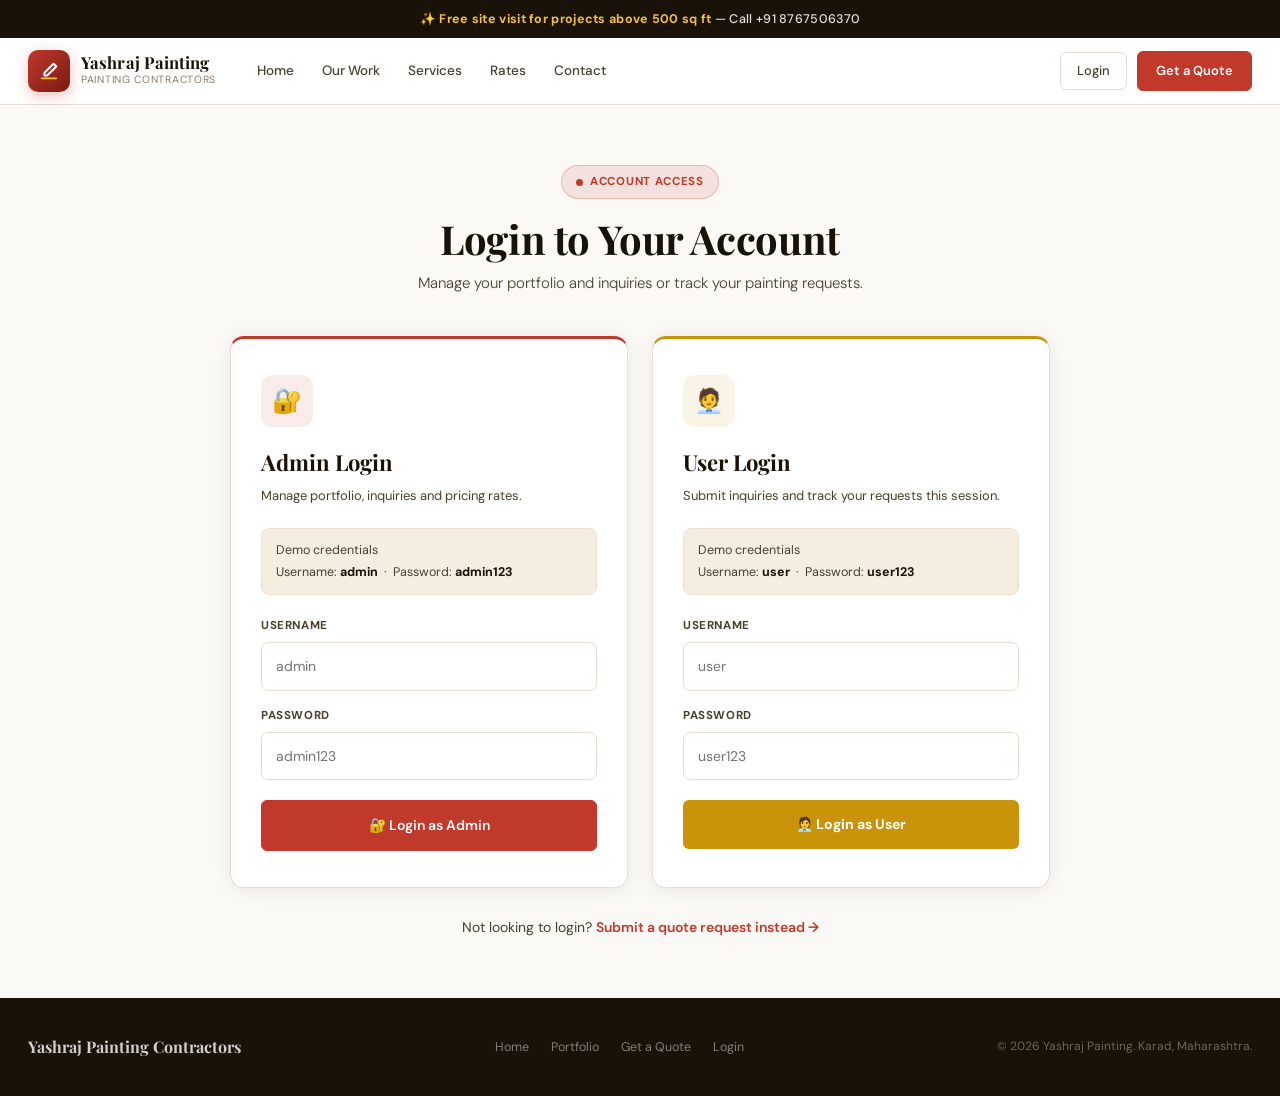
<file: admin.html>
<!doctype html>
<html lang="en">
<head>
<meta charset="utf-8"/><meta name="viewport" content="width=device-width,initial-scale=1"/>
<title>Admin Dashboard – Yashraj Painting</title>
<link rel="stylesheet" href="shared.css"/>
<style>
.dash-page{max-width:1280px;margin:0 auto;padding:40px 28px 70px}
.dash-topbar{display:flex;align-items:flex-start;justify-content:space-between;gap:16px;flex-wrap:wrap;margin-bottom:32px}
.dash-topbar h2{font-family:'Playfair Display',serif;font-size:28px;font-weight:700;color:var(--ink);line-height:1.1}
.dash-topbar p{font-size:14px;color:var(--ink2);margin-top:5px}
.stats-row{display:grid;grid-template-columns:repeat(4,1fr);gap:16px;margin-bottom:32px}
@media(max-width:900px){.stats-row{grid-template-columns:1fr 1fr}}
@media(max-width:480px){.stats-row{grid-template-columns:1fr}}
.stat-card{background:var(--white);border:1px solid var(--border);border-radius:10px;padding:20px;transition:box-shadow .2s}
.stat-card:hover{box-shadow:var(--shadow2)}
.stat-card .sk{font-size:11.5px;font-weight:600;letter-spacing:.6px;text-transform:uppercase;color:var(--ink3);margin-bottom:8px}
.stat-card .sv{font-family:'Playfair Display',serif;font-size:30px;font-weight:700;color:var(--ink);line-height:1}
.stat-card .sd{font-size:12.5px;color:var(--ink2);margin-top:4px}
.tab-content{background:var(--white);border:1px solid var(--border);border-radius:12px;padding:28px}

/* Portfolio manager */
.pm-grid{display:grid;grid-template-columns:repeat(3,1fr);gap:16px}
@media(max-width:900px){.pm-grid{grid-template-columns:1fr 1fr}}
@media(max-width:540px){.pm-grid{grid-template-columns:1fr}}
.pm-card{background:var(--off);border:1px solid var(--border);border-radius:10px;overflow:hidden}
.pm-card img{width:100%;height:150px;object-fit:cover;display:block}
.pm-body{padding:13px}
.pm-body strong{display:block;font-size:13.5px;font-weight:600;color:var(--ink);margin-bottom:4px}
.pm-body p{font-size:12.5px;color:var(--ink2);line-height:1.5;margin-bottom:11px;min-height:36px}
.pm-actions{display:flex;gap:7px}
.add-photo-form{background:var(--off);border:1px solid var(--border);border-radius:10px;padding:22px;margin-top:24px}
.add-form-title{font-size:15px;font-weight:600;color:var(--ink);margin-bottom:16px}

/* Rate form */
.rate-grid{display:grid;grid-template-columns:1fr 1fr;gap:16px}
@media(max-width:620px){.rate-grid{grid-template-columns:1fr}}
</style>
</head>
<body>
<div id="site-header"></div>

<div class="dash-page">
  <div class="dash-topbar">
    <div>
      <div class="page-hero-label" style="margin-bottom:10px"><span class="dot-pulse"></span>Admin Panel</div>
      <h2>Admin Dashboard</h2>
      <p>Manage portfolio, inquiries and pricing. Data persists in localStorage.</p>
    </div>
    <button class="btn-ghost" onclick="RS.logout()">↩ Logout</button>
  </div>

  <!-- STATS -->
  <div class="stats-row">
    <div class="stat-card"><div class="sk">Total Inquiries</div><div class="sv" id="statTotal">0</div><div class="sd">All time</div></div>
    <div class="stat-card"><div class="sk">Pending</div><div class="sv" id="statPending" style="color:var(--ink2)">0</div><div class="sd">Need follow-up</div></div>
    <div class="stat-card"><div class="sk">Portfolio Items</div><div class="sv" id="statPhotos">0</div><div class="sd">Published photos</div></div>
    <div class="stat-card"><div class="sk">Services Listed</div><div class="sv">5</div><div class="sd">With active pricing</div></div>
  </div>

  <!-- TABS -->
  <div class="tab-bar" id="tabBar">
    <button class="tab-btn active" data-tab="portfolio">🖼 Portfolio Manager</button>
    <button class="tab-btn" data-tab="inquiries">📥 Inquiry Inbox</button>
    <button class="tab-btn" data-tab="rates">💰 Rate Manager</button>
  </div>

  <!-- PORTFOLIO TAB -->
  <div class="tab-content" id="tab-portfolio">
    <div style="display:flex;align-items:center;justify-content:space-between;flex-wrap:wrap;gap:12px;margin-bottom:20px">
      <div style="font-size:16px;font-weight:600;color:var(--ink)">Portfolio Photos</div>
      <div style="font-size:13px;color:var(--ink3)" id="photoCount"></div>
    </div>
    <div class="pm-grid" id="pmGrid"></div>
    <div class="add-photo-form">
      <div class="add-form-title">+ Add New Photo</div>
      <form id="addPhotoForm" class="fgroup">
        <div class="frow">
          <div><label class="flabel" for="ap_url">Image URL</label><input class="finput" id="ap_url" type="url" required placeholder="https://picsum.photos/600/400?random=77"/></div>
          <div><label class="flabel" for="ap_title">Title</label><input class="finput" id="ap_title" type="text" required placeholder="Living Room Refresh"/></div>
        </div>
        <div><label class="flabel" for="ap_desc">Description</label><textarea class="ftextarea" id="ap_desc" required style="min-height:80px" placeholder="Describe the finish, technique and surface…"></textarea></div>
        <div style="display:flex;justify-content:flex-end;gap:10px">
          <button type="reset" class="btn-ghost">Clear</button>
          <button type="submit" class="btn-red">+ Add Photo</button>
        </div>
      </form>
      <div id="addPhotoNotice" class="notice" style="margin-top:12px"><div class="n-title"></div><div class="n-msg"></div></div>
    </div>
  </div>

  <!-- INQUIRIES TAB -->
  <div class="tab-content" id="tab-inquiries" style="display:none">
    <div style="font-size:16px;font-weight:600;color:var(--ink);margin-bottom:20px">Inquiry Inbox</div>
    <div class="table-wrap">
      <table>
        <thead>
          <tr><th>Name</th><th>Phone</th><th>Work Type</th><th>Location</th><th>Date</th><th>Status</th><th>Actions</th></tr>
        </thead>
        <tbody id="inqBody"></tbody>
      </table>
    </div>
  </div>

  <!-- RATES TAB -->
  <div class="tab-content" id="tab-rates" style="display:none">
    <div style="font-size:16px;font-weight:600;color:var(--ink);margin-bottom:6px">Service Rates</div>
    <div style="font-size:13px;color:var(--ink2);margin-bottom:22px">Edit starting rates per sq ft. Changes reflect on the homepage and quote page.</div>
    <form id="rateForm" class="fgroup">
      <div class="rate-grid" id="rateFields"></div>
      <div style="display:flex;gap:10px;justify-content:flex-end;flex-wrap:wrap;margin-top:8px">
        <button type="button" class="btn-ghost" id="resetRatesBtn">Reset to Defaults</button>
        <button type="submit" class="btn-red">💾 Save Rates</button>
      </div>
    </form>
    <div id="rateNotice" class="notice" style="margin-top:14px"><div class="n-title"></div><div class="n-msg"></div></div>
  </div>
</div>

<!-- EDIT PHOTO MODAL -->
<div id="editModal" class="modal-bd">
  <div class="modal">
    <div class="modal-head">
      <span>Edit Photo</span>
      <button class="modal-close" id="modalClose">Close ✕</button>
    </div>
    <div class="modal-body fgroup">
      <div><label class="flabel" for="m_title">Title</label><input class="finput" id="m_title" type="text"/></div>
      <div><label class="flabel" for="m_desc">Description</label><textarea class="ftextarea" id="m_desc" style="min-height:90px"></textarea></div>
      <p style="font-size:12px;color:var(--ink3)">Image URL cannot be changed here — delete and re-add if needed.</p>
    </div>
    <div class="modal-foot">
      <button class="act-btn danger" id="modalDelete">Delete Photo</button>
      <button class="act-btn" id="modalSave" style="background:var(--red);color:#fff;border-color:var(--red)">Save Changes</button>
    </div>
  </div>
</div>

<div id="site-footer"></div>
<script src="shared.js"></script>
<script>
RS.seed();
RS.injectHeader('');
RS.injectFooter();
if (!RS.requireAdmin()) { /* redirect handled */ }

function updateStats() {
  const inqs = RS.getInquiries();
  document.getElementById('statTotal').textContent = inqs.length;
  document.getElementById('statPending').textContent = inqs.filter(x=>x.status==='Pending').length;
  document.getElementById('statPhotos').textContent = RS.getPortfolio().length;
}

// ── TABS ──
document.querySelectorAll('#tabBar .tab-btn').forEach(btn => {
  btn.addEventListener('click', () => {
    document.querySelectorAll('#tabBar .tab-btn').forEach(b=>b.classList.remove('active'));
    btn.classList.add('active');
    const t = btn.getAttribute('data-tab');
    ['portfolio','inquiries','rates'].forEach(n => {
      document.getElementById('tab-'+n).style.display = n===t ? '' : 'none';
    });
    if (t==='portfolio') renderPhotos();
    if (t==='inquiries') renderInquiries();
    if (t==='rates')     renderRateFields();
  });
});

// ── PORTFOLIO ──
function renderPhotos() {
  const grid = document.getElementById('pmGrid');
  const photos = RS.getPortfolio();
  document.getElementById('photoCount').textContent = photos.length + ' items';
  grid.innerHTML = '';
  if (!photos.length) { grid.innerHTML='<p style="color:var(--ink3);font-size:14px">No photos yet. Add one below.</p>'; return; }
  photos.forEach(p => {
    const c = document.createElement('div');
    c.className = 'pm-card';
    c.innerHTML = `<img src="${RS.esc(p.imageUrl)}" alt="${RS.esc(p.title)}"/>
      <div class="pm-body">
        <strong>${RS.esc(p.title)}</strong>
        <p>${RS.esc(p.description)}</p>
        <div class="pm-actions">
          <button class="act-btn" data-edit="${RS.esc(p.id)}">✏️ Edit</button>
          <button class="act-btn danger" data-del="${RS.esc(p.id)}">🗑 Delete</button>
        </div>
      </div>`;
    grid.appendChild(c);
  });
  grid.onclick = e => {
    const edit = e.target.getAttribute && e.target.getAttribute('data-edit');
    const del  = e.target.getAttribute && e.target.getAttribute('data-del');
    if (edit) openModal(edit);
    else if (del && confirm('Delete this photo?')) deletePhoto(del);
  };
}

function deletePhoto(id) {
  RS.setPortfolio(RS.getPortfolio().filter(p=>p.id!==id));
  renderPhotos(); updateStats();
}

document.getElementById('addPhotoForm').addEventListener('submit', e => {
  e.preventDefault();
  const n = document.getElementById('addPhotoNotice');
  RS.hideNotice(n);
  const url   = document.getElementById('ap_url').value.trim();
  const title = document.getElementById('ap_title').value.trim();
  const desc  = document.getElementById('ap_desc').value.trim();
  if (!url||!title||!desc) { RS.showNotice(n,'error','Missing fields','Please fill all fields.'); return; }
  const photos = RS.getPortfolio();
  photos.unshift({ id:RS.uid(), imageUrl:url, title, description:desc });
  RS.setPortfolio(photos);
  e.target.reset();
  RS.showNotice(n,'success','Photo added!','The new portfolio item is now visible on the website.');
  renderPhotos(); updateStats();
});

// ── MODAL ──
let editingId = null;
function openModal(id) {
  const p = RS.getPortfolio().find(x=>x.id===id);
  if (!p) return;
  editingId = id;
  document.getElementById('m_title').value = p.title || '';
  document.getElementById('m_desc').value  = p.description || '';
  document.getElementById('editModal').classList.add('open');
}
function closeModal() { editingId=null; document.getElementById('editModal').classList.remove('open'); }
document.getElementById('modalClose').onclick = closeModal;
document.getElementById('editModal').onclick  = e => { if(e.target.id==='editModal') closeModal(); };
document.addEventListener('keydown', e => { if(e.key==='Escape'&&editingId) closeModal(); });
document.getElementById('modalSave').onclick = () => {
  if (!editingId) return;
  const photos = RS.getPortfolio();
  const idx = photos.findIndex(p=>p.id===editingId);
  if (idx===-1) return;
  photos[idx].title       = document.getElementById('m_title').value.trim();
  photos[idx].description = document.getElementById('m_desc').value.trim();
  RS.setPortfolio(photos);
  closeModal(); renderPhotos();
};
document.getElementById('modalDelete').onclick = () => {
  if (!editingId || !confirm('Delete this photo?')) return;
  deletePhoto(editingId); closeModal();
};

// ── INQUIRIES ──
function renderInquiries() {
  const tbody = document.getElementById('inqBody');
  const inqs  = RS.getInquiries().slice().sort((a,b)=>new Date(b.createdAt)-new Date(a.createdAt));
  tbody.innerHTML = '';
  if (!inqs.length) { tbody.innerHTML='<tr><td colspan="7" style="color:var(--ink3)">No inquiries yet.</td></tr>'; return; }
  inqs.forEach(q => {
    const tr = document.createElement('tr');
    tr.innerHTML = `<td style="font-weight:600;color:var(--ink)">${RS.esc(q.name||'')}</td>
      <td>${RS.esc(q.phone||'')}</td>
      <td>${RS.esc(q.workType||'')}</td>
      <td>${RS.esc(q.location||'')}</td>
      <td style="white-space:nowrap">${RS.esc(RS.fmtDate(q.createdAt))}</td>
      <td><span class="pill ${RS.statusClass(q.status)}">${RS.esc(q.status||'Pending')}</span></td>
      <td>
        <div style="display:flex;gap:6px;flex-wrap:wrap">
          <button class="act-btn" data-mark="${RS.esc(q.id)}" data-st="Reviewed">Reviewed</button>
          <button class="act-btn" data-mark="${RS.esc(q.id)}" data-st="Contacted">Contacted</button>
          <button class="act-btn danger" data-delinq="${RS.esc(q.id)}">Delete</button>
        </div>
      </td>`;
    tbody.appendChild(tr);
  });
  tbody.onclick = e => {
    const mark    = e.target.getAttribute && e.target.getAttribute('data-mark');
    const st      = e.target.getAttribute && e.target.getAttribute('data-st');
    const delinq  = e.target.getAttribute && e.target.getAttribute('data-delinq');
    if (delinq && confirm('Delete this inquiry?')) {
      RS.setInquiries(RS.getInquiries().filter(x=>x.id!==delinq));
      renderInquiries(); updateStats();
    } else if (mark && st) {
      const a = RS.getInquiries();
      const idx = a.findIndex(x=>x.id===mark);
      if (idx!==-1) { a[idx].status=st; RS.setInquiries(a); renderInquiries(); updateStats(); }
    }
  };
}

// ── RATES ──
function renderRateFields() {
  const c = document.getElementById('rateFields');
  const rates = RS.getRates();
  c.innerHTML = '';
  Object.keys(RS.DEF_RATES).forEach(name => {
    const rid = 'rf_' + name.replace(/\s+/g,'_');
    const div = document.createElement('div');
    div.innerHTML = `<label class="flabel" for="${RS.esc(rid)}">${RS.esc(name)} (₹/sq ft)</label>
      <input class="finput" id="${RS.esc(rid)}" type="number" min="0" step="0.01" value="${RS.esc(rates[name]??RS.DEF_RATES[name])}" required/>`;
    c.appendChild(div);
  });
}
document.getElementById('rateForm').addEventListener('submit', e => {
  e.preventDefault();
  const n = document.getElementById('rateNotice');
  const rates = { ...RS.getRates() };
  Object.keys(RS.DEF_RATES).forEach(name => {
    const el = document.getElementById('rf_'+name.replace(/\s+/g,'_'));
    if (!el) return;
    const v = parseFloat(el.value);
    rates[name] = Number.isFinite(v) ? v : RS.DEF_RATES[name];
  });
  RS.setRates(rates);
  RS.showNotice(n, 'success', 'Rates saved!', 'New rates are now active on the homepage.');
});
document.getElementById('resetRatesBtn').addEventListener('click', () => {
  if (!confirm('Reset all rates to defaults?')) return;
  RS.setRates({...RS.DEF_RATES});
  renderRateFields();
  RS.showNotice(document.getElementById('rateNotice'), 'success', 'Rates reset', 'All rates restored to default values.');
});

// Init
updateStats();
renderPhotos();
</script>
</body>
</html>
</file>
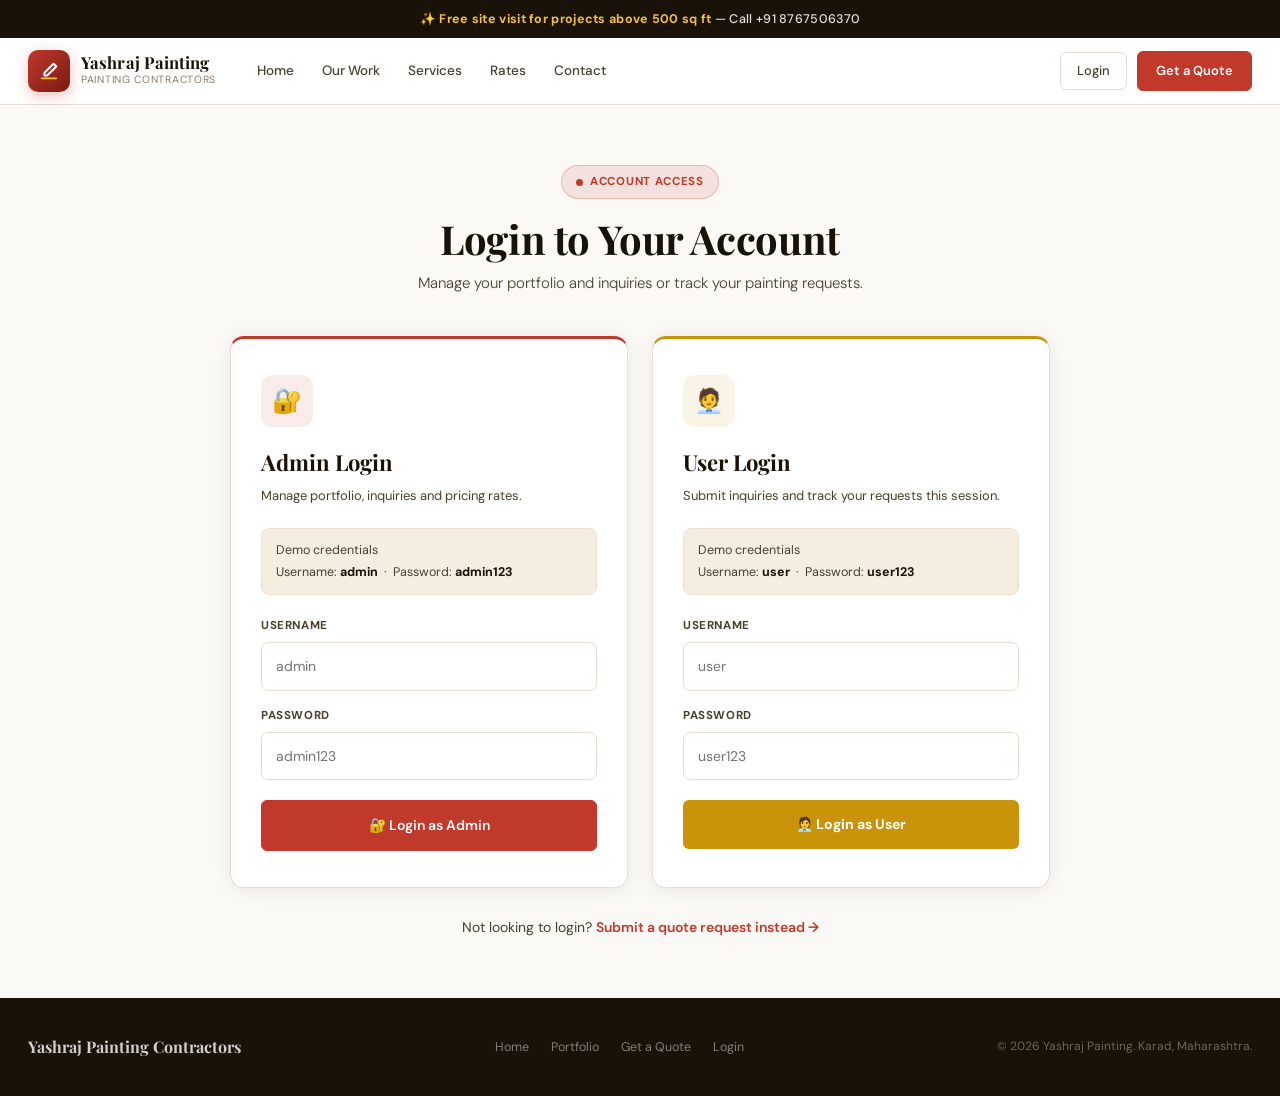
<file: login.html>
<!doctype html>
<html lang="en">
<head>
<meta charset="utf-8"/><meta name="viewport" content="width=device-width,initial-scale=1"/>
<title>Login – Yashraj Painting</title>
<link rel="stylesheet" href="shared.css"/>
<style>
.login-page{min-height:calc(100vh - 66px - 120px);display:flex;align-items:center;justify-content:center;padding:60px 28px;background:var(--off)}
.login-wrap{width:100%;max-width:820px}
.login-head{text-align:center;margin-bottom:40px}
.login-grid{display:grid;grid-template-columns:1fr 1fr;gap:24px}
@media(max-width:680px){.login-grid{grid-template-columns:1fr}}
.lcard{background:var(--white);border:1px solid var(--border);border-radius:14px;padding:36px 30px;box-shadow:var(--shadow)}
.lcard.admin{border-top:3px solid var(--red)}
.lcard.user{border-top:3px solid var(--gold)}
.lcard-icon{width:52px;height:52px;border-radius:12px;display:grid;place-items:center;font-size:24px;margin-bottom:18px}
.lcard.admin .lcard-icon{background:rgba(192,57,43,.1)}
.lcard.user .lcard-icon{background:rgba(201,148,10,.1)}
.lcard-title{font-family:'Playfair Display',serif;font-size:22px;font-weight:700;color:var(--ink);margin-bottom:5px}
.lcard-sub{font-size:13px;color:var(--ink2);margin-bottom:22px}
.demo-box{background:var(--warm);border:1px solid var(--warm2);border-radius:8px;padding:11px 14px;font-size:12.5px;color:var(--ink2);line-height:1.7;margin-bottom:22px}
.demo-box b{color:var(--ink);font-weight:700}
.btn-user{background:var(--gold);border:none;padding:13px 18px;border-radius:6px;font-size:14px;font-weight:700;color:#fff;cursor:pointer;width:100%;display:flex;align-items:center;justify-content:center;gap:8px;transition:background .18s,box-shadow .18s,transform .15s;margin-top:4px}
.btn-user:hover{background:#b5830a;box-shadow:0 4px 16px rgba(201,148,10,.35);transform:translateY(-1px)}
.divider{display:flex;align-items:center;gap:12px;margin:28px 0;color:var(--ink3);font-size:13px}
.divider:before,.divider:after{content:'';flex:1;height:1px;background:var(--border)}
.back-link{display:block;text-align:center;margin-top:28px;font-size:14px;color:var(--ink2)}
.back-link a{color:var(--red);font-weight:600}
</style>
</head>
<body>
<div id="site-header"></div>

<div class="login-page">
  <div class="login-wrap">
    <div class="login-head">
      <div class="page-hero-label"><span class="dot-pulse"></span>Account Access</div>
      <div class="section-title" style="text-align:center;margin-bottom:8px">Login to Your Account</div>
      <div class="section-sub" style="text-align:center;margin:0 auto">Manage your portfolio and inquiries or track your painting requests.</div>
    </div>

    <div class="login-grid">
      <!-- ADMIN -->
      <div class="lcard admin fade-up">
        <div class="lcard-icon">🔐</div>
        <div class="lcard-title">Admin Login</div>
        <div class="lcard-sub">Manage portfolio, inquiries and pricing rates.</div>
        <div class="demo-box">Demo credentials<br/>Username: <b>admin</b> &nbsp;·&nbsp; Password: <b>admin123</b></div>
        <form id="formAdmin" class="fgroup">
          <div>
            <label class="flabel" for="a_user">Username</label>
            <input class="finput" id="a_user" type="text" required placeholder="admin" autocomplete="username"/>
          </div>
          <div>
            <label class="flabel" for="a_pass">Password</label>
            <input class="finput" id="a_pass" type="password" required placeholder="admin123" autocomplete="current-password"/>
          </div>
          <button type="submit" class="btn-red" style="width:100%;justify-content:center;padding:13px;margin-top:4px;font-size:14px">🔐 Login as Admin</button>
          <div id="adminNotice" class="notice error"><div class="n-title"></div><div class="n-msg"></div></div>
        </form>
      </div>

      <!-- USER -->
      <div class="lcard user fade-up fade-up-d1">
        <div class="lcard-icon">🧑‍💼</div>
        <div class="lcard-title">User Login</div>
        <div class="lcard-sub">Submit inquiries and track your requests this session.</div>
        <div class="demo-box">Demo credentials<br/>Username: <b>user</b> &nbsp;·&nbsp; Password: <b>user123</b></div>
        <form id="formUser" class="fgroup">
          <div>
            <label class="flabel" for="u_user">Username</label>
            <input class="finput" id="u_user" type="text" required placeholder="user" autocomplete="username"/>
          </div>
          <div>
            <label class="flabel" for="u_pass">Password</label>
            <input class="finput" id="u_pass" type="password" required placeholder="user123" autocomplete="current-password"/>
          </div>
          <button type="submit" class="btn-user">🧑‍💼 Login as User</button>
          <div id="userNotice" class="notice error"><div class="n-title"></div><div class="n-msg"></div></div>
        </form>
      </div>
    </div>

    <div class="back-link">Not looking to login? <a href="quote.html">Submit a quote request instead →</a></div>
  </div>
</div>

<div id="site-footer"></div>
<script src="shared.js"></script>
<script>
RS.seed();
RS.injectHeader('');
RS.injectFooter();

// Redirect if already logged in
const s = RS.getSession();
if (s) window.location.href = s.role === 'admin' ? 'admin.html' : 'user.html';

document.getElementById('formAdmin').addEventListener('submit', e => {
  e.preventDefault();
  const n = document.getElementById('adminNotice');
  RS.hideNotice(n);
  const u = document.getElementById('a_user').value.trim();
  const p = document.getElementById('a_pass').value;
  if (u === 'admin' && p === 'admin123') {
    RS.setSession({ role:'admin', username:u, createdAt:new Date().toISOString() });
    window.location.href = 'admin.html';
  } else {
    RS.showNotice(n, 'error', 'Invalid credentials', 'Username or password does not match.');
  }
});

document.getElementById('formUser').addEventListener('submit', e => {
  e.preventDefault();
  const n = document.getElementById('userNotice');
  RS.hideNotice(n);
  const u = document.getElementById('u_user').value.trim();
  const p = document.getElementById('u_pass').value;
  if (u === 'user' && p === 'user123') {
    RS.setSession({ role:'user', username:u, createdAt:new Date().toISOString() });
    window.location.href = 'user.html';
  } else {
    RS.showNotice(n, 'error', 'Invalid credentials', 'Username or password does not match.');
  }
});
</script>
</body>
</html>
</file>
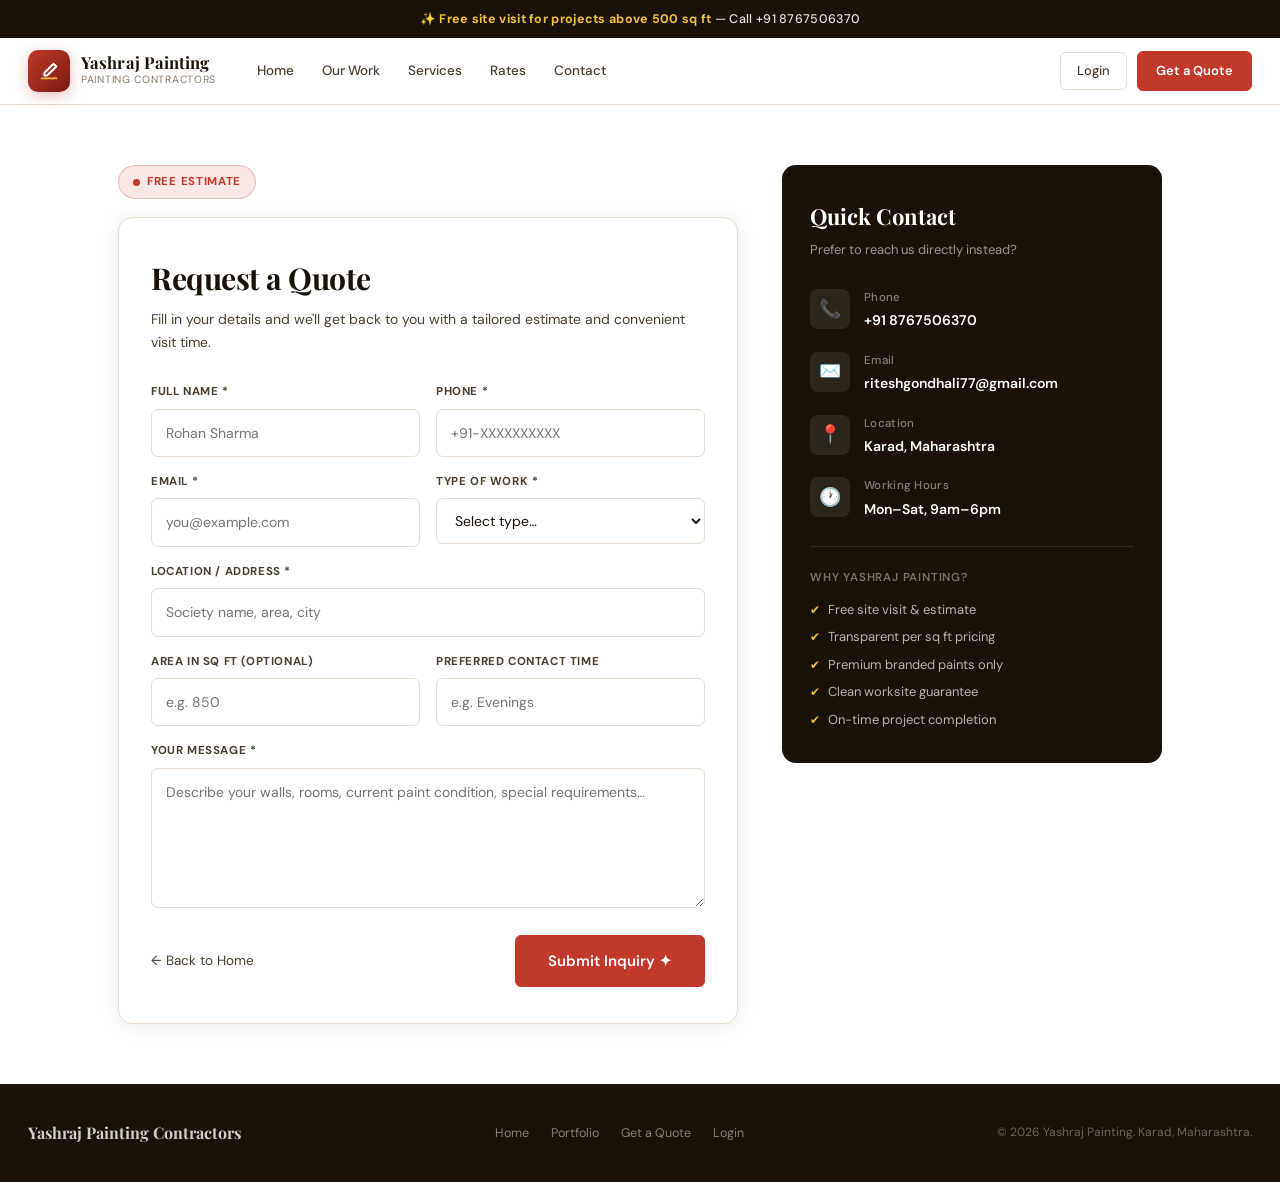
<file: quote.html>
<!doctype html>
<html lang="en">
<head>
<meta charset="utf-8"/><meta name="viewport" content="width=device-width,initial-scale=1"/>
<title>Get a Quote – Yashraj Painting</title>
<link rel="stylesheet" href="shared.css"/>
<style>
.quote-page{max-width:1100px;margin:0 auto;padding:60px 28px;display:grid;grid-template-columns:1fr 380px;gap:44px;align-items:start}
@media(max-width:880px){.quote-page{grid-template-columns:1fr}}
.qp-sidebar{background:var(--ink);border-radius:14px;padding:34px 28px;position:sticky;top:90px}
.qs-title{font-family:'Playfair Display',serif;font-size:22px;font-weight:700;color:#fff;margin-bottom:6px}
.qs-sub{font-size:13px;color:rgba(255,255,255,.55);margin-bottom:28px;line-height:1.6}
.qs-item{display:flex;gap:14px;align-items:flex-start;margin-bottom:20px}
.qs-ico{width:40px;height:40px;border-radius:8px;background:rgba(255,255,255,.08);display:grid;place-items:center;font-size:18px;flex-shrink:0}
.qs-lbl{font-size:11.5px;color:rgba(255,255,255,.45);font-weight:500;margin-bottom:2px;letter-spacing:.3px}
.qs-val{font-size:14px;font-weight:600;color:#fff}
.qs-bullets{margin-top:26px;padding-top:22px;border-top:1px solid rgba(255,255,255,.1)}
.qs-bullets p{font-size:11.5px;font-weight:600;letter-spacing:.8px;text-transform:uppercase;color:rgba(255,255,255,.4);margin-bottom:12px}
.qs-bullets ul{list-style:none;display:grid;gap:8px}
.qs-bullets li{font-size:13px;color:rgba(255,255,255,.68);line-height:1.5}
.qs-bullets li:before{content:'✔';color:var(--gold2);margin-right:8px;font-size:12px}
.form-card{background:var(--white);border:1px solid var(--border);border-radius:14px;padding:36px 32px;box-shadow:var(--shadow)}
.form-title{font-family:'Playfair Display',serif;font-size:30px;font-weight:700;color:var(--ink);margin-bottom:6px;letter-spacing:-.5px}
.form-sub{font-size:14px;color:var(--ink2);margin-bottom:30px;line-height:1.6}
.success-state{display:none;text-align:center;padding:40px 20px}
.success-state .big-icon{font-size:56px;margin-bottom:18px}
.success-state h3{font-family:'Playfair Display',serif;font-size:26px;font-weight:700;color:var(--ink);margin-bottom:10px}
.success-state p{font-size:15px;color:var(--ink2);margin-bottom:28px;max-width:44ch;margin-left:auto;margin-right:auto}
</style>
</head>
<body>
<div id="site-header"></div>

<div class="quote-page">
  <div>
    <div class="page-hero-label fade-up"><span class="dot-pulse"></span>Free Estimate</div>
    <div id="formCard" class="form-card fade-up fade-up-d1">
      <div class="form-title">Request a Quote</div>
      <div class="form-sub">Fill in your details and we'll get back to you with a tailored estimate and convenient visit time.</div>
      <div id="formNotice" class="notice"><div class="n-title"></div><div class="n-msg"></div></div>
      <form id="quoteForm" class="fgroup">
        <div class="frow">
          <div><label class="flabel" for="q_name">Full Name *</label><input class="finput" id="q_name" type="text" required placeholder="Rohan Sharma"/></div>
          <div><label class="flabel" for="q_phone">Phone *</label><input class="finput" id="q_phone" type="tel" required placeholder="+91-XXXXXXXXXX"/></div>
        </div>
        <div class="frow">
          <div><label class="flabel" for="q_email">Email *</label><input class="finput" id="q_email" type="email" required placeholder="you@example.com"/></div>
          <div>
            <label class="flabel" for="q_wtype">Type of Work *</label>
            <select class="fselect" id="q_wtype" required>
              <option value="" disabled selected>Select type…</option>
              <option>Interior</option><option>Exterior</option><option>Commercial</option><option>Other</option>
            </select>
          </div>
        </div>
        <div><label class="flabel" for="q_loc">Location / Address *</label><input class="finput" id="q_loc" type="text" required placeholder="Society name, area, city"/></div>
        <div class="frow">
          <div><label class="flabel" for="q_area">Area in sq ft (optional)</label><input class="finput" id="q_area" type="number" min="0" placeholder="e.g. 850"/></div>
          <div><label class="flabel" for="q_time">Preferred Contact Time</label><input class="finput" id="q_time" type="text" placeholder="e.g. Evenings"/></div>
        </div>
        <div><label class="flabel" for="q_msg">Your Message *</label><textarea class="ftextarea" id="q_msg" required placeholder="Describe your walls, rooms, current paint condition, special requirements…" style="min-height:140px"></textarea></div>
        <div style="display:flex;gap:12px;justify-content:space-between;align-items:center;flex-wrap:wrap;margin-top:4px">
          <a href="index.html" style="font-size:13.5px;color:var(--ink2)">← Back to Home</a>
          <button type="submit" class="btn-red" style="padding:13px 32px;font-size:15px">Submit Inquiry ✦</button>
        </div>
      </form>
      <div class="success-state" id="successState">
        <div class="big-icon">🎉</div>
        <h3>Inquiry Submitted!</h3>
        <p>Thanks! We've received your request and will contact you shortly with an estimate.</p>
        <a href="index.html" class="btn-red" style="display:inline-flex;text-decoration:none">← Back to Home</a>
      </div>
    </div>
  </div>

  <div class="qp-sidebar fade-up fade-up-d2">
    <div class="qs-title">Quick Contact</div>
    <div class="qs-sub">Prefer to reach us directly instead?</div>
    <div class="qs-item"><div class="qs-ico">📞</div><div><div class="qs-lbl">Phone</div><div class="qs-val" id="qSidePhone"></div></div></div>
    <div class="qs-item"><div class="qs-ico">✉️</div><div><div class="qs-lbl">Email</div><div class="qs-val" id="qSideEmail"></div></div></div>
    <div class="qs-item"><div class="qs-ico">📍</div><div><div class="qs-lbl">Location</div><div class="qs-val" id="qSideLoc"></div></div></div>
    <div class="qs-item"><div class="qs-ico">🕐</div><div><div class="qs-lbl">Working Hours</div><div class="qs-val">Mon–Sat, 9am–6pm</div></div></div>
    <div class="qs-bullets">
      <p>Why Yashraj Painting?</p>
      <ul>
        <li>Free site visit &amp; estimate</li>
        <li>Transparent per sq ft pricing</li>
        <li>Premium branded paints only</li>
        <li>Clean worksite guarantee</li>
        <li>On-time project completion</li>
      </ul>
    </div>
  </div>
</div>

<div id="site-footer"></div>
<script src="shared.js"></script>
<script>
RS.seed();
RS.injectHeader('');
RS.injectFooter();

document.getElementById('qSidePhone').textContent = RS.CONTACT.phone;
document.getElementById('qSideEmail').textContent = RS.CONTACT.email;
document.getElementById('qSideLoc').textContent   = RS.CONTACT.location;

document.getElementById('quoteForm').addEventListener('submit', e => {
  e.preventDefault();
  const notice = document.getElementById('formNotice');
  RS.hideNotice(notice);
  const area = document.getElementById('q_area').value;
  const a = area ? parseFloat(area) : null;
  const payload = {
    
    id: RS.uid(),
    name:     document.getElementById('q_name').value.trim(),
    phone:    document.getElementById('q_phone').value.trim(),
    email:    document.getElementById('q_email').value.trim(),
    workType: document.getElementById('q_wtype').value.trim(),
    location: document.getElementById('q_loc').value.trim(),
    areaSqft: Number.isFinite(a) ? a : null,
    preferredTime: document.getElementById('q_time').value.trim() || null,
    message:  document.getElementById('q_msg').value.trim(),
    createdAt: new Date().toISOString(),
    status: 'Pending'
  };
  const v = RS.validateInq(payload);
  if (!v.ok) { RS.showNotice(notice, 'error', 'Missing info', v.msg); return; }
  RS.addInquiry(payload);
  document.getElementById('quoteForm').style.display = 'none';
  document.getElementById('successState').style.display = 'block';
});
</script>
</body>
</html>
</file>
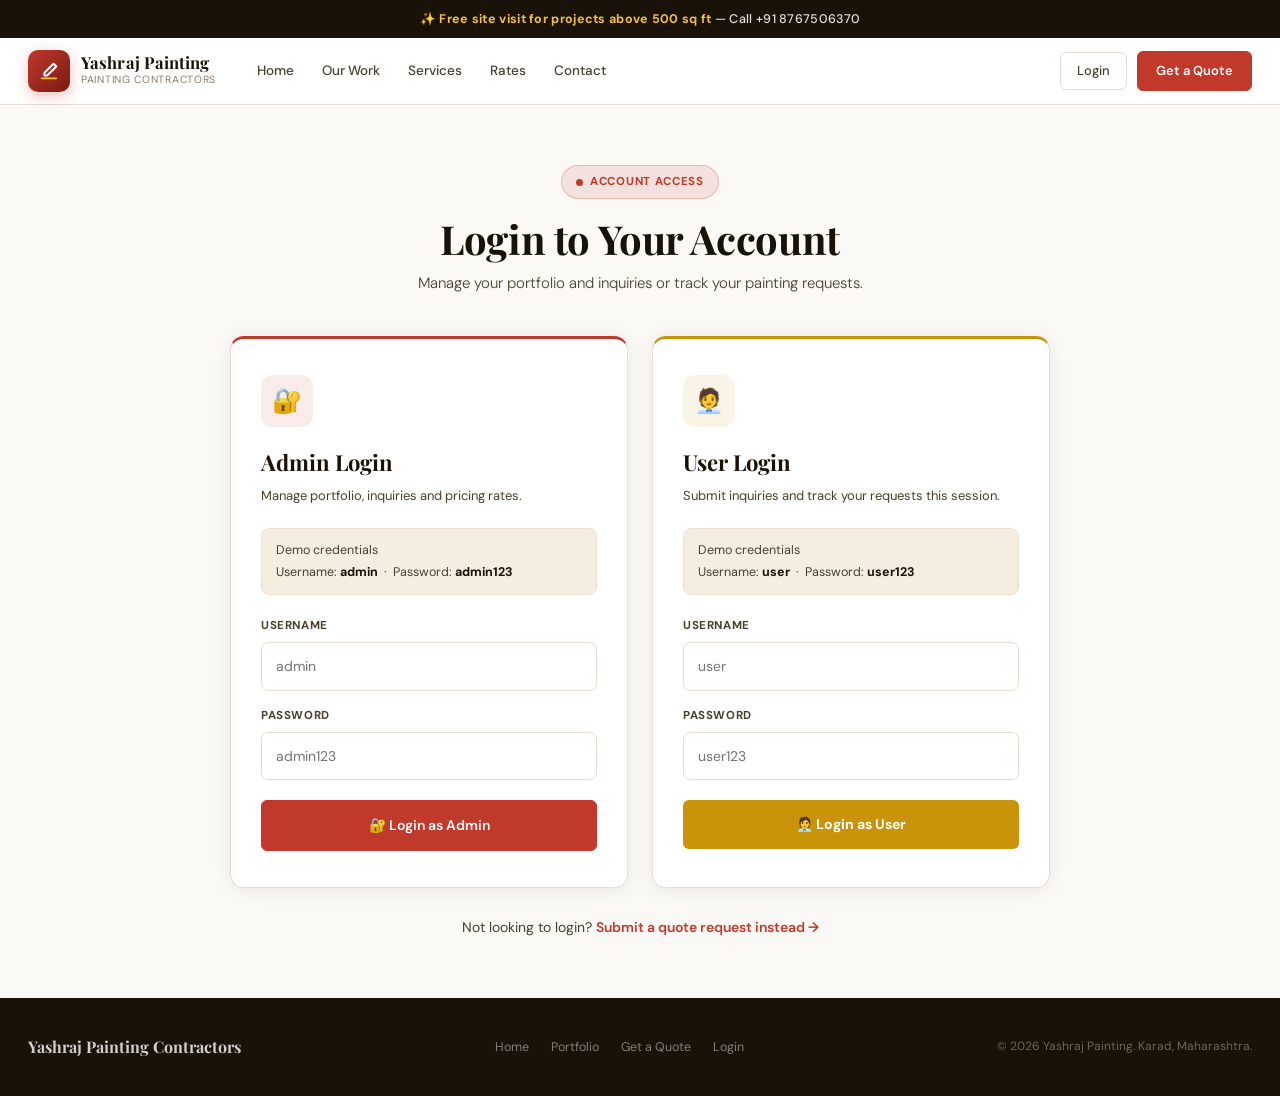
<file: user.html>
<!doctype html>
<html lang="en">
<head>
<meta charset="utf-8"/><meta name="viewport" content="width=device-width,initial-scale=1"/>
<title>My Dashboard – RoyalStroke</title>
<link rel="stylesheet" href="shared.css"/>
<style>
.dash-page{max-width:1100px;margin:0 auto;padding:40px 28px 70px}
.dash-topbar{display:flex;align-items:flex-start;justify-content:space-between;gap:16px;flex-wrap:wrap;margin-bottom:32px}
.dash-topbar h2{font-family:'Playfair Display',serif;font-size:28px;font-weight:700;color:var(--ink)}
.dash-topbar p{font-size:14px;color:var(--ink2);margin-top:5px}

.overview-grid{display:grid;grid-template-columns:repeat(3,1fr);gap:16px;margin-bottom:28px}
@media(max-width:700px){.overview-grid{grid-template-columns:1fr 1fr}}
@media(max-width:450px){.overview-grid{grid-template-columns:1fr}}
.ov-card{background:var(--white);border:1px solid var(--border);border-radius:10px;padding:22px 18px;cursor:pointer;transition:box-shadow .2s,transform .2s,border-color .2s}
.ov-card:hover{box-shadow:var(--shadow2);transform:translateY(-2px);border-color:rgba(192,57,43,.2)}
.ov-icon{font-size:28px;margin-bottom:10px}
.ov-label{font-size:11px;font-weight:700;letter-spacing:.8px;text-transform:uppercase;color:var(--ink3);margin-bottom:4px}
.ov-val{font-size:16px;font-weight:700;color:var(--ink)}

.tab-content{background:var(--white);border:1px solid var(--border);border-radius:12px;padding:28px}
.port-grid-user{column-count:3;column-gap:14px}
@media(max-width:800px){.port-grid-user{column-count:2}}
@media(max-width:520px){.port-grid-user{column-count:1}}
.pu-item{break-inside:avoid;margin-bottom:14px;border-radius:9px;overflow:hidden;border:1px solid var(--border);transition:transform .2s,box-shadow .2s}
.pu-item:hover{transform:translateY(-3px);box-shadow:var(--shadow2)}
.pu-item img{width:100%;height:auto;display:block}
.pu-body{padding:12px 12px 14px;background:var(--white)}
.pu-title{font-size:14px;font-weight:700;color:var(--ink);margin-bottom:4px}
.pu-desc{font-size:12.5px;color:var(--ink2);line-height:1.5}

.contact-list{display:grid;gap:14px;max-width:500px}
.cl-item{display:flex;align-items:flex-start;gap:14px;padding:16px 18px;background:var(--off);border:1px solid var(--border);border-radius:9px}
.cl-ico{width:42px;height:42px;border-radius:8px;background:var(--warm);display:grid;place-items:center;font-size:20px;flex-shrink:0}
.cl-lbl{font-size:11.5px;font-weight:600;letter-spacing:.4px;text-transform:uppercase;color:var(--ink3);margin-bottom:3px}
.cl-val{font-size:14px;font-weight:600;color:var(--ink)}
</style>
</head>
<body>
<div id="site-header"></div>

<div class="dash-page">
  <div class="dash-topbar">
    <div>
      <div class="page-hero-label" style="margin-bottom:10px"><span class="dot-pulse"></span>User Portal</div>
      <h2 id="welcomeMsg">Welcome!</h2>
      <p>View portfolio, submit inquiries and track your requests this session.</p>
    </div>
    <button class="btn-ghost" onclick="RS.logout()">🚪 Logout</button>
  </div>

  <!-- TABS -->
  <div class="tab-bar" id="tabBar">
    <button class="tab-btn active" data-tab="overview">🏠 Overview</button>
    <button class="tab-btn" data-tab="portfolio">🖼 Portfolio</button>
    <button class="tab-btn" data-tab="submit">✍️ Submit Inquiry</button>
    <button class="tab-btn" data-tab="myinq">📋 My Inquiries</button>
    <button class="tab-btn" data-tab="contact">📞 Contact</button>
  </div>

  <!-- OVERVIEW -->
  <div class="tab-content" id="tab-overview">
    <div class="overview-grid">
      <div class="ov-card" onclick="switchTab('portfolio')">
        <div class="ov-icon">🖼️</div>
        <div class="ov-label">Portfolio</div>
        <div class="ov-val">View Gallery →</div>
      </div>
      <div class="ov-card" onclick="switchTab('submit')">
        <div class="ov-icon">✍️</div>
        <div class="ov-label">New Inquiry</div>
        <div class="ov-val">Submit Request →</div>
      </div>
      <div class="ov-card" onclick="switchTab('myinq')">
        <div class="ov-icon">📋</div>
        <div class="ov-label">My Inquiries</div>
        <div class="ov-val" id="myInqCount">0 submitted</div>
      </div>
    </div>
    <div style="background:var(--warm);border:1px solid var(--warm2);border-radius:9px;padding:16px 18px;font-size:13.5px;color:var(--ink2);line-height:1.7;max-width:560px">
      💡 <strong>Tip:</strong> Include your area in sq ft when submitting an inquiry — it helps us give you a faster and more accurate estimate.
    </div>
  </div>

  <!-- PORTFOLIO -->
  <div class="tab-content" id="tab-portfolio" style="display:none">
    <div style="font-size:16px;font-weight:600;color:var(--ink);margin-bottom:20px">Portfolio Gallery</div>
    <div class="port-grid-user" id="userPortGrid"></div>
    <div style="text-align:center;margin-top:24px">
      <a href="portfolio.html" class="btn-red" style="display:inline-flex;text-decoration:none">View Full Gallery →</a>
    </div>
  </div>

  <!-- SUBMIT INQUIRY -->
  <div class="tab-content" id="tab-submit" style="display:none;max-width:700px">
    <div style="font-size:16px;font-weight:600;color:var(--ink);margin-bottom:5px">Submit Inquiry</div>
    <div style="font-size:13px;color:var(--ink2);margin-bottom:22px">Your request will be marked Pending and tracked below.</div>
    <div id="userInqNotice" class="notice"><div class="n-title"></div><div class="n-msg"></div></div>
    <form id="userInqForm" class="fgroup">
      <div class="frow">
        <div><label class="flabel" for="ui_name">Full Name *</label><input class="finput" id="ui_name" type="text" required placeholder="Your name"/></div>
        <div><label class="flabel" for="ui_phone">Phone *</label><input class="finput" id="ui_phone" type="tel" required placeholder="+91-XXXXXXXXXX"/></div>
      </div>
      <div class="frow">
        <div><label class="flabel" for="ui_email">Email *</label><input class="finput" id="ui_email" type="email" required placeholder="you@example.com"/></div>
        <div>
          <label class="flabel" for="ui_wtype">Type of Work *</label>
          <select class="fselect" id="ui_wtype" required><option value="" disabled selected>Select…</option><option>Interior</option><option>Exterior</option><option>Commercial</option><option>Other</option></select>
        </div>
      </div>
      <div><label class="flabel" for="ui_loc">Location *</label><input class="finput" id="ui_loc" type="text" required placeholder="Society, area, city"/></div>
      <div class="frow">
        <div><label class="flabel" for="ui_area">Area in sq ft</label><input class="finput" id="ui_area" type="number" min="0" placeholder="e.g. 850"/></div>
        <div><label class="flabel" for="ui_time">Preferred Time</label><input class="finput" id="ui_time" type="text" placeholder="Evenings, weekdays…"/></div>
      </div>
      <div><label class="flabel" for="ui_msg">Message *</label><textarea class="ftextarea" id="ui_msg" required placeholder="Describe your painting needs…"></textarea></div>
      <div style="display:flex;gap:10px;justify-content:flex-end">
        <button type="reset" class="btn-ghost">Clear</button>
        <button type="submit" class="btn-red" style="padding:12px 28px">Submit ✦</button>
      </div>
    </form>
  </div>

  <!-- MY INQUIRIES -->
  <div class="tab-content" id="tab-myinq" style="display:none">
    <div style="font-size:16px;font-weight:600;color:var(--ink);margin-bottom:20px">My Inquiries <span style="font-size:13px;font-weight:400;color:var(--ink3)">(this session)</span></div>
    <div class="table-wrap">
      <table>
        <thead><tr><th>Name</th><th>Phone</th><th>Work Type</th><th>Location</th><th>Date</th><th>Status</th></tr></thead>
        <tbody id="myInqBody"></tbody>
      </table>
    </div>
    <div id="myInqEmpty" style="font-size:14px;color:var(--ink3);margin-top:16px;display:none">No inquiries submitted this session yet. Go to "Submit Inquiry" to create one.</div>
  </div>

  <!-- CONTACT -->
  <div class="tab-content" id="tab-contact" style="display:none">
    <div style="font-size:16px;font-weight:600;color:var(--ink);margin-bottom:20px">Contact Us</div>
    <div class="contact-list">
      <div class="cl-item"><div class="cl-ico">📞</div><div><div class="cl-lbl">Phone</div><div class="cl-val">+91-90000 00000</div></div></div>
      <div class="cl-item"><div class="cl-ico">✉️</div><div><div class="cl-lbl">Email</div><div class="cl-val">info@royalstroke.in</div></div></div>
      <div class="cl-item"><div class="cl-ico">📍</div><div><div class="cl-lbl">Location</div><div class="cl-val">Pune, Maharashtra</div></div></div>
      <div class="cl-item"><div class="cl-ico">🕐</div><div><div class="cl-lbl">Working Hours</div><div class="cl-val">Mon–Sat, 9am–6pm</div></div></div>
    </div>
    <div style="margin-top:24px;display:flex;gap:12px;flex-wrap:wrap">
      <a href="tel:+919000000000" class="btn-gold" style="text-decoration:none">📞 Call Now</a>
      <a href="mailto:info@royalstroke.in" class="btn-red" style="text-decoration:none;display:inline-flex;align-items:center;gap:7px;padding:12px 20px">✉️ Send Email</a>
    </div>
  </div>
</div>

<div id="site-footer"></div>
<script src="shared.js"></script>
<script>
RS.seed();
RS.injectHeader('');
RS.injectFooter();
if (!RS.requireUser()) { /* redirect handled */ }

const s = RS.getSession();
if (s) document.getElementById('welcomeMsg').textContent = 'Welcome, ' + s.username + '!';

function switchTab(name) {
  document.querySelectorAll('#tabBar .tab-btn').forEach(b => {
    b.classList.toggle('active', b.getAttribute('data-tab') === name);
  });
  const tabs = ['overview','portfolio','submit','myinq','contact'];
  tabs.forEach(t => {
    document.getElementById('tab-'+t).style.display = t===name ? '' : 'none';
  });
  if (name==='portfolio') renderPortfolio();
  if (name==='myinq') renderMyInq();
}

document.querySelectorAll('#tabBar .tab-btn').forEach(btn => {
  btn.addEventListener('click', () => switchTab(btn.getAttribute('data-tab')));
});

// Overview counts
function updateOverview() {
  const ids = RS.getMyIds();
  document.getElementById('myInqCount').textContent = ids.length + ' submitted';
}
updateOverview();

// Portfolio
function renderPortfolio() {
  const grid = document.getElementById('userPortGrid');
  const photos = RS.getPortfolio();
  grid.innerHTML = '';
  photos.forEach(p => {
    const d = document.createElement('div');
    d.className = 'pu-item';
    d.innerHTML = `<img src="${RS.esc(p.imageUrl)}" alt="${RS.esc(p.title)}" loading="lazy"/>
      <div class="pu-body">
        <div class="pu-title">${RS.esc(p.title)}</div>
        <div class="pu-desc">${RS.esc(p.description)}</div>
      </div>`;
    grid.appendChild(d);
  });
}

// My Inquiries
function renderMyInq() {
  const tbody = document.getElementById('myInqBody');
  const empty = document.getElementById('myInqEmpty');
  const ids   = RS.getMyIds();
  const all   = RS.getInquiries();
  const items = ids.map(id=>all.find(x=>x.id===id)).filter(Boolean).sort((a,b)=>new Date(b.createdAt)-new Date(a.createdAt));
  tbody.innerHTML = '';
  if (!items.length) { empty.style.display='block'; return; }
  empty.style.display = 'none';
  items.forEach(q => {
    const tr = document.createElement('tr');
    tr.innerHTML = `<td style="font-weight:600;color:var(--ink)">${RS.esc(q.name||'')}</td>
      <td>${RS.esc(q.phone||'')}</td>
      <td>${RS.esc(q.workType||'')}</td>
      <td>${RS.esc(q.location||'')}</td>
      <td style="white-space:nowrap">${RS.esc(RS.fmtDate(q.createdAt))}</td>
      <td><span class="pill ${RS.statusClass(q.status)}">${RS.esc(q.status||'Pending')}</span></td>`;
    tbody.appendChild(tr);
  });
}

// Submit Inquiry
document.getElementById('userInqForm').addEventListener('submit', e => {
  e.preventDefault();
  const notice = document.getElementById('userInqNotice');
  RS.hideNotice(notice);
  const area = document.getElementById('ui_area').value;
  const a = area ? parseFloat(area) : null;
  const payload = {
    id: RS.uid(),
    name:     document.getElementById('ui_name').value.trim(),
    phone:    document.getElementById('ui_phone').value.trim(),
    email:    document.getElementById('ui_email').value.trim(),
    workType: document.getElementById('ui_wtype').value.trim(),
    location: document.getElementById('ui_loc').value.trim(),
    areaSqft: Number.isFinite(a) ? a : null,
    preferredTime: document.getElementById('ui_time').value.trim() || null,
    message:  document.getElementById('ui_msg').value.trim(),
    createdAt: new Date().toISOString(),
    status: 'Pending'
  };
  const v = RS.validateInq(payload);
  if (!v.ok) { RS.showNotice(notice,'error','Missing info',v.msg); return; }
  RS.addInquiry(payload);
  RS.pushMyId(payload.id);
  RS.showNotice(notice,'success','Submitted!','Your inquiry is saved as Pending. Check "My Inquiries" to track it.');
  e.target.reset();
  updateOverview();
});
</script>
</body>
</html>
</file>
<file: shared.css>
@import url('https://fonts.googleapis.com/css2?family=Playfair+Display:ital,wght@0,400;0,700;0,900;1,400;1,700&family=DM+Sans:opsz,wght@9..40,300;9..40,400;9..40,500;9..40,600;9..40,700&display=swap');

*{box-sizing:border-box;margin:0;padding:0}
:root{
  --white:#ffffff;
  --off:#faf9f6;
  --ink:#1a1208;
  --ink2:#4a3f2f;
  --ink3:#8a7a6a;
  --red:#c0392b;
  --red2:#e74c3c;
  --gold:#c9940a;
  --gold2:#f0c040;
  --warm:#f5ede0;
  --warm2:#ede0ce;
  --border:#e8ddd0;
  --shadow:0 2px 20px rgba(26,18,8,.07);
  --shadow2:0 10px 40px rgba(26,18,8,.13);
  --ease:cubic-bezier(.25,.46,.45,.94);
}
html,body{height:100%;scroll-behavior:smooth}
body{font-family:'DM Sans',sans-serif;background:var(--white);color:var(--ink);line-height:1.6;overflow-x:hidden}
a{color:inherit;text-decoration:none}
button,input,select,textarea{font:inherit}
img{max-width:100%}

/* ── ANNOUNCE BAR ── */
.announce{background:var(--ink);color:rgba(255,255,255,.88);text-align:center;padding:9px 16px;font-size:12.5px;letter-spacing:.3px;font-weight:500}
.announce em{color:var(--gold2);font-style:normal;font-weight:700}

/* ── HEADER ── */
.site-header{background:var(--white);border-bottom:1px solid var(--border);position:sticky;top:0;z-index:200}
.header-inner{max-width:1280px;margin:0 auto;padding:0 28px;display:flex;align-items:center;height:66px;gap:28px}
.logo{display:flex;align-items:center;gap:11px;flex-shrink:0;cursor:pointer}
.logo-mark{width:42px;height:42px;background:linear-gradient(135deg,var(--red),#7b1a12);border-radius:10px;display:grid;place-items:center;box-shadow:0 4px 14px rgba(192,57,43,.3)}
.logo-mark svg{width:22px;height:22px}
.logo-words h1{font-family:'Playfair Display',serif;font-size:16.5px;font-weight:700;line-height:1.1;letter-spacing:.1px}
.logo-words p{font-size:10.5px;color:var(--ink3);letter-spacing:.7px;text-transform:uppercase;font-weight:400;margin-top:1px}
.site-nav{flex:1;display:flex;align-items:center;gap:2px}
.site-nav a{padding:9px 13px;font-size:13.5px;font-weight:500;color:var(--ink2);border-radius:6px;transition:background .18s,color .18s;white-space:nowrap}
.site-nav a:hover{background:var(--warm);color:var(--ink)}
.site-nav a.active{color:var(--red);font-weight:600}
.nav-actions{display:flex;align-items:center;gap:10px;flex-shrink:0}
.btn-ghost{background:none;border:1.5px solid var(--border);padding:8px 16px;border-radius:6px;font-size:13px;font-weight:500;color:var(--ink2);cursor:pointer;transition:border-color .18s,color .18s,background .18s}
.btn-ghost:hover{border-color:var(--ink2);color:var(--ink)}
.btn-red{background:var(--red);border:1.5px solid var(--red);padding:9px 18px;border-radius:6px;font-size:13px;font-weight:600;color:#fff;cursor:pointer;transition:background .18s,box-shadow .18s,transform .15s;display:inline-flex;align-items:center;gap:7px}
.btn-red:hover{background:var(--red2);box-shadow:0 4px 18px rgba(192,57,43,.4);transform:translateY(-1px)}

/* ── FOOTER ── */
.site-footer{background:var(--ink);padding:36px 28px}
.footer-inner{max-width:1280px;margin:0 auto;display:flex;justify-content:space-between;align-items:center;gap:20px;flex-wrap:wrap}
.footer-brand{font-family:'Playfair Display',serif;font-size:16px;font-weight:700;color:rgba(255,255,255,.8)}
.footer-links{display:flex;gap:22px;flex-wrap:wrap}
.footer-links a{font-size:12.5px;color:rgba(255,255,255,.45);transition:color .18s}
.footer-links a:hover{color:rgba(255,255,255,.8)}
.footer-copy{font-size:12px;color:rgba(255,255,255,.35)}

/* ── UTILITY ── */
.container{max-width:1280px;margin:0 auto;padding:0 28px}
.section{padding:76px 0}
.section.alt{background:var(--off)}
.section-label{font-size:11px;font-weight:700;letter-spacing:1.5px;text-transform:uppercase;color:var(--red);margin-bottom:10px}
.section-title{font-family:'Playfair Display',serif;font-size:clamp(26px,3.4vw,40px);font-weight:700;line-height:1.12;letter-spacing:-.4px;color:var(--ink);margin-bottom:14px}
.section-sub{font-size:15px;color:var(--ink2);font-weight:300;max-width:58ch;line-height:1.75}
.page-hero-label{background:rgba(192,57,43,.12);border:1px solid rgba(192,57,43,.25);padding:7px 14px;border-radius:999px;font-size:11.5px;font-weight:700;color:var(--red);letter-spacing:.7px;text-transform:uppercase;display:inline-flex;align-items:center;gap:7px;margin-bottom:18px}
.dot-pulse{width:7px;height:7px;border-radius:50%;background:var(--red);display:block;animation:pulse 2s infinite}
@keyframes pulse{0%,100%{box-shadow:0 0 0 0 rgba(192,57,43,.4)}50%{box-shadow:0 0 0 6px rgba(192,57,43,0)}}

/* ── FORM ELEMENTS ── */
.flabel{display:block;font-size:11.5px;font-weight:700;letter-spacing:.6px;text-transform:uppercase;color:var(--ink2);margin-bottom:7px}
.finput,.fselect,.ftextarea{width:100%;padding:12px 14px;border:1.5px solid var(--border);border-radius:7px;background:var(--white);color:var(--ink);font-size:14px;outline:none;transition:border-color .18s,box-shadow .18s}
.ftextarea{min-height:120px;resize:vertical;line-height:1.6}
.finput:focus,.fselect:focus,.ftextarea:focus{border-color:var(--red);box-shadow:0 0 0 3px rgba(192,57,43,.1)}
.frow{display:grid;grid-template-columns:1fr 1fr;gap:16px}
@media(max-width:620px){.frow{grid-template-columns:1fr}}
.fgroup{display:grid;gap:16px}

/* ── NOTICE ── */
.notice{display:none;padding:14px 16px;border-radius:8px;border:1px solid transparent;margin-bottom:16px}
.notice.show{display:block}
.notice.success{border-color:rgba(39,174,96,.3);background:rgba(39,174,96,.07)}
.notice.error{border-color:rgba(192,57,43,.3);background:rgba(192,57,43,.07)}
.n-title{font-weight:700;font-size:13.5px;margin-bottom:3px}
.n-msg{font-size:13px;color:var(--ink2);line-height:1.5}

/* ── STATUS PILLS ── */
.pill{display:inline-flex;padding:4px 10px;border-radius:999px;font-size:12px;font-weight:700;white-space:nowrap}
.pill.pending{background:rgba(26,18,8,.06);color:var(--ink2)}
.pill.reviewed{background:rgba(201,148,10,.13);color:var(--gold);border:1px solid rgba(201,148,10,.3)}
.pill.contacted{background:rgba(39,174,96,.11);color:#1a7a43;border:1px solid rgba(39,174,96,.28)}

/* ── BUTTONS ── */
.btn-gold{background:var(--gold);border:none;padding:13px 26px;border-radius:6px;font-size:14px;font-weight:700;color:#fff;cursor:pointer;display:inline-flex;align-items:center;gap:8px;transition:background .18s,box-shadow .18s,transform .15s}
.btn-gold:hover{background:#b5830a;box-shadow:0 6px 20px rgba(201,148,10,.4);transform:translateY(-1px)}
.btn-outline{background:transparent;border:1.5px solid rgba(255,255,255,.3);padding:12px 26px;border-radius:6px;font-size:14px;font-weight:500;color:#fff;cursor:pointer;display:inline-flex;align-items:center;gap:8px;transition:border-color .18s,background .18s}
.btn-outline:hover{border-color:rgba(255,255,255,.7);background:rgba(255,255,255,.08)}
.act-btn{background:none;border:1px solid var(--border);padding:5px 10px;border-radius:5px;font-size:12px;font-weight:500;cursor:pointer;color:var(--ink2);transition:all .15s}
.act-btn:hover{border-color:var(--ink2);color:var(--ink)}
.act-btn.danger{border-color:rgba(192,57,43,.3);color:var(--red)}
.act-btn.danger:hover{background:rgba(192,57,43,.08);border-color:var(--red)}

/* ── TABLES ── */
.table-wrap{overflow:auto;border-radius:8px;border:1px solid var(--border)}
table{width:100%;border-collapse:collapse;min-width:720px}
th{background:var(--ink);color:#fff;padding:12px 15px;text-align:left;font-size:11.5px;font-weight:600;letter-spacing:.7px;text-transform:uppercase}
td{padding:12px 15px;font-size:13.5px;color:var(--ink2);border-bottom:1px solid var(--border);vertical-align:top}
tr:last-child td{border-bottom:none}
tr:hover td{background:var(--off)}

/* ── DASHBOARD TABS ── */
.tab-bar{display:flex;gap:4px;flex-wrap:wrap;border-bottom:2px solid var(--border);margin-bottom:28px}
.tab-btn{background:none;border:none;cursor:pointer;padding:10px 18px;font-size:14px;font-weight:500;color:var(--ink2);border-radius:6px 6px 0 0;border-bottom:2px solid transparent;margin-bottom:-2px;transition:color .18s,border-color .18s,background .18s}
.tab-btn:hover{color:var(--ink);background:var(--warm)}
.tab-btn.active{color:var(--red);border-bottom-color:var(--red);font-weight:600}

/* ── MODAL ── */
.modal-bd{position:fixed;inset:0;background:rgba(0,0,0,.45);display:none;align-items:center;justify-content:center;z-index:500;padding:16px}
.modal-bd.open{display:flex}
.modal{width:min(600px,100%);background:var(--white);border-radius:14px;overflow:hidden;box-shadow:0 30px 80px rgba(0,0,0,.25);animation:modalIn .22s var(--ease)}
@keyframes modalIn{from{opacity:0;transform:translateY(10px)}to{opacity:1;transform:translateY(0)}}
.modal-head{padding:18px 22px;background:var(--ink);display:flex;align-items:center;justify-content:space-between}
.modal-head span{font-family:'Playfair Display',serif;font-size:18px;font-weight:700;color:#fff}
.modal-close{background:rgba(255,255,255,.1);border:1px solid rgba(255,255,255,.2);padding:6px 12px;border-radius:5px;font-size:13px;color:#fff;cursor:pointer}
.modal-body{padding:22px}
.modal-foot{padding:0 22px 22px;display:flex;gap:10px;justify-content:flex-end}

/* ── PAGE ANIMATIONS ── */
.fade-up{animation:fadeUp .4s var(--ease) both}
.fade-up-d1{animation-delay:.08s}
.fade-up-d2{animation-delay:.16s}
.fade-up-d3{animation-delay:.24s}
.fade-up-d4{animation-delay:.32s}
@keyframes fadeUp{from{opacity:0;transform:translateY(18px)}to{opacity:1;transform:translateY(0)}}

@media(max-width:900px){
  .site-nav{display:none}
  .header-inner{gap:12px}
}
</file>
